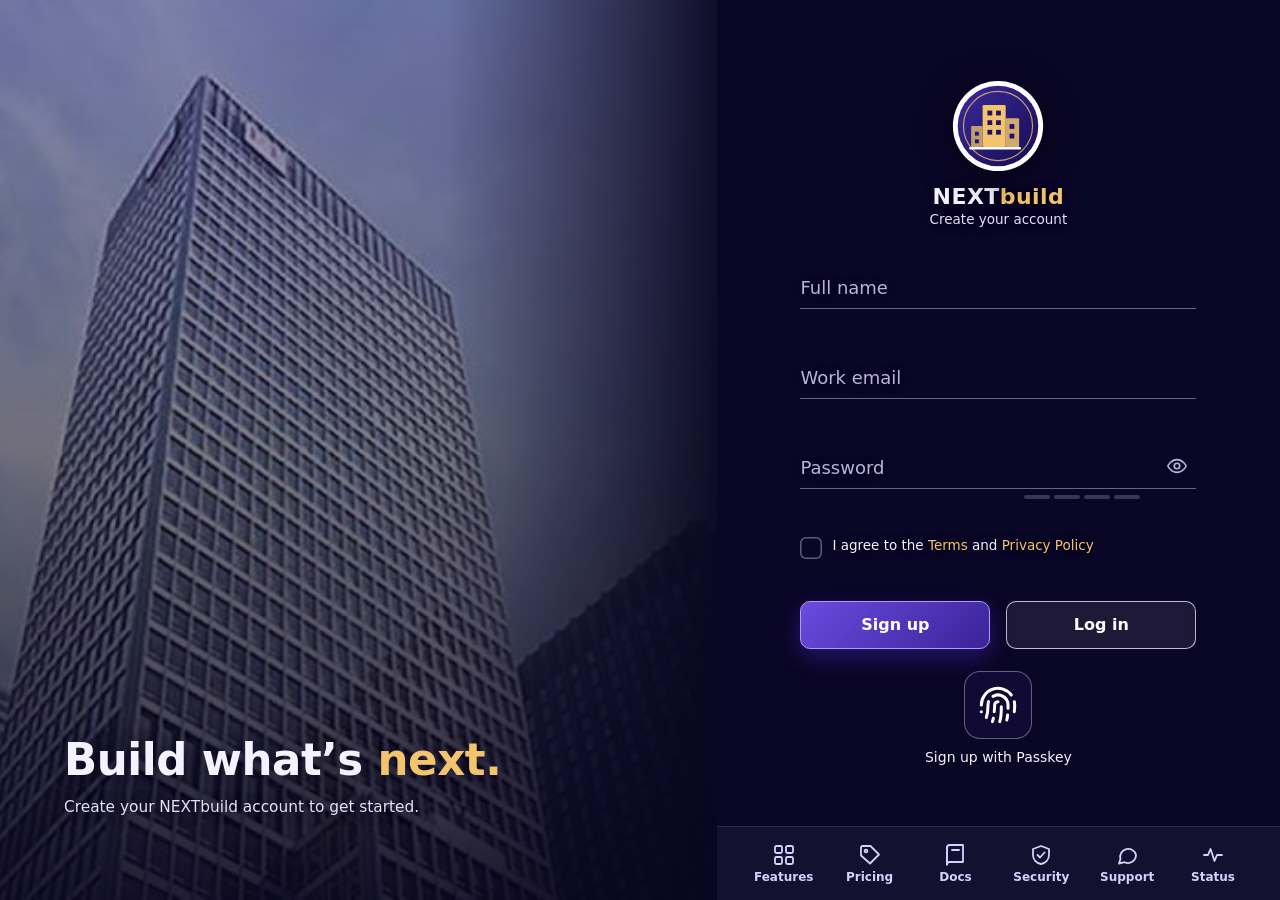
<file: autoforge/templates/signup.html>
<!doctype html>
<html lang="en">
<head>
<meta charset="utf-8">
<meta name="viewport" content="width=device-width, initial-scale=1, viewport-fit=cover">
<meta name="theme-color" content="#0a0626">
<title>Create your account | NEXTbuild</title>
<style>
:root{
  --ink:#0a0626;
  --amber:#f2c46d;
  --amber-soft:#c9a45a;
  --text:#f4f2ff;
  --muted:#b9b4dc;
  --line:rgba(255,255,255,.38);
  --err:#ff9bb0;
  --ok:#7be0a8;
  --violet:#5b3fd1;
  --nav-bg:#f4f1ff;
  --nav-ink:#3a2a8c;
}
*{box-sizing:border-box}
html,body{margin:0;height:100%}
body{
  background:radial-gradient(1200px 600px at 50% -10%,#2a1670 0,#0a0626 60%) #0a0626;
  color:var(--text);
  font-family:system-ui,-apple-system,"Segoe UI",Roboto,"Helvetica Neue",Arial,sans-serif;
  -webkit-font-smoothing:antialiased;
}
/* ---- page shell: phone = full-bleed photo, tablet = card, laptop/desktop = split screen ---- */
.page{position:relative;isolation:isolate;overflow:hidden;min-height:100vh;min-height:100dvh;display:flex;flex-direction:column;background:var(--ink)}
.photo{position:absolute;inset:0;z-index:-2;background:#0a0626 url("[data-uri]") center 18%/cover no-repeat}
.veil{position:absolute;inset:0;z-index:-1;
  background:linear-gradient(180deg,rgba(30,16,95,.34) 0%,rgba(14,8,52,.58) 26%,rgba(8,5,30,.80) 52%,rgba(8,5,30,.90) 78%,rgba(8,5,30,.95) 100%)}
.hero-copy{display:none}
.panel{flex:1;display:flex;flex-direction:column;width:100%;max-width:440px;margin:0 auto}

main{flex:1;padding:44px 28px 20px;display:flex;flex-direction:column}
.brand{display:flex;flex-direction:column;align-items:center;text-align:center}
.logo{width:96px;height:96px;filter:drop-shadow(0 6px 18px rgba(0,0,0,.5))}
.wordmark{margin:10px 0 0;font-size:22px;font-weight:800;letter-spacing:.02em}
.wordmark b{color:var(--amber);font-weight:800}
.tag{margin:2px 0 0;font-size:13.5px;color:#e4e0fa}
.wordmark,.tag{text-shadow:0 1px 10px rgba(5,3,25,.95),0 0 3px rgba(5,3,25,.8)}
.field label,.hint,.terms{text-shadow:0 1px 8px rgba(5,3,25,.9)}

form{margin-top:30px}
.field{position:relative;margin-bottom:16px}
.field input[type=text],.field input[type=email],.field input[type=password]{
  width:100%;padding:22px 44px 8px 0;background:transparent;border:0;border-bottom:1.5px solid var(--line);
  color:var(--text);font:inherit;font-size:18px;outline:none;border-radius:0;
}
.field input::placeholder{color:transparent}
.field label{
  position:absolute;left:0;top:20px;font-size:18px;color:var(--muted);pointer-events:none;
  transform-origin:left top;transition:transform .15s ease,color .15s ease;
}
.field input:focus + label,
.field input:not(:placeholder-shown) + label{transform:translateY(-17px) scale(.74);color:var(--amber)}
.field input:focus{border-bottom-color:var(--amber)}
.field input[aria-invalid=true]{border-bottom-color:var(--err)}
.field input:-webkit-autofill{-webkit-text-fill-color:var(--text);transition:background-color 9999s}
.eye{
  position:absolute;right:0;top:14px;width:38px;height:34px;border:0;background:transparent;color:var(--muted);
  display:grid;place-items:center;cursor:pointer;border-radius:8px;
}
.eye:hover{color:#fff}
.eye .off{display:none}
.eye[aria-pressed=true] .on{display:none}
.eye[aria-pressed=true] .off{display:block}
.hint{min-height:18px;margin:4px 0 0;font-size:12.5px;line-height:1.4;color:var(--muted)}
.hint.error{color:var(--err)}
.meter{display:flex;gap:4px;align-items:center;justify-content:flex-end;margin-top:6px;font-size:12.5px;color:var(--amber)}
.meter i{display:block;width:26px;height:4px;border-radius:2px;background:rgba(255,255,255,.2)}
.meter i.on{background:var(--amber)}
.meter span{margin-left:6px;min-width:46px;text-align:right}

.terms{display:flex;gap:10px;align-items:flex-start;margin:6px 0 4px;font-size:13.5px;color:var(--text)}
.terms input{position:absolute;opacity:0;width:1px;height:1px}
.box{
  flex:none;width:22px;height:22px;border-radius:6px;background:var(--violet);display:grid;place-items:center;color:#fff;
  box-shadow:inset 0 0 0 1.5px rgba(255,255,255,.35);
}
.box svg{opacity:0}
.terms input:checked + .box svg{opacity:1}
.terms input:not(:checked) + .box{background:transparent}
.terms input:focus-visible + .box{outline:2px solid var(--amber);outline-offset:2px}
.terms a{color:var(--amber);text-decoration:none}
.terms a:hover{text-decoration:underline}

.actions{display:grid;grid-template-columns:1fr 1fr;gap:16px;margin-top:20px}
.btn{
  display:grid;place-items:center;height:48px;border-radius:10px;font:inherit;font-size:16px;font-weight:600;
  color:#fff;text-decoration:none;cursor:pointer;border:1.5px solid rgba(255,255,255,.7);background:rgba(255,255,255,.08);
  backdrop-filter:blur(4px);
}
.btn.primary{background:linear-gradient(135deg,#6a4be0,#3b2397);border-color:#a99bff;box-shadow:0 8px 22px rgba(70,40,190,.45)}
.btn:hover{filter:brightness(1.12)}
.btn:focus-visible,.eye:focus-visible,.nav-item:focus-visible{outline:2px solid var(--amber);outline-offset:2px}
.btn[disabled]{opacity:.6;cursor:progress}

.passkey{display:flex;flex-direction:column;align-items:center;margin-top:22px;gap:10px;color:var(--text);font-size:14px}
.passkey button{
  width:68px;height:68px;border-radius:16px;border:1.5px solid rgba(255,255,255,.35);background:rgba(20,14,60,.7);
  color:#fff;display:grid;place-items:center;cursor:pointer;
}
.passkey button:hover{border-color:var(--amber);color:var(--amber)}
.passkey button:focus-visible{outline:2px solid var(--amber);outline-offset:3px}

.sr{position:absolute;width:1px;height:1px;overflow:hidden;clip:rect(0 0 0 0);white-space:nowrap}

nav{display:grid;grid-template-columns:repeat(6,1fr);background:var(--nav-bg);padding:8px 4px calc(8px + env(safe-area-inset-bottom))}
.nav-item{display:flex;flex-direction:column;align-items:center;gap:3px;color:var(--nav-ink);text-decoration:none;font-size:10.5px;font-weight:600;padding:4px 0;border-radius:8px}
.nav-item:hover{background:rgba(58,42,140,.08)}

@media (max-height:700px){main{padding-top:24px}.logo{width:76px;height:76px}form{margin-top:18px}}

/* tablet: centered glass card over the photo */
@media (min-width:600px) and (max-width:1023px){
  .page{justify-content:center;align-items:center;padding:32px 16px}
  .veil{background:linear-gradient(180deg,rgba(30,16,95,.45),rgba(8,5,30,.80))}
  .panel{flex:none;border-radius:26px;overflow:hidden;background:rgba(8,5,30,.64);
    -webkit-backdrop-filter:blur(14px);backdrop-filter:blur(14px);
    border:1px solid rgba(255,255,255,.12);box-shadow:0 30px 80px rgba(0,0,0,.5)}
  main{flex:none;padding-top:36px}
}

/* laptop / desktop: photo on the left, form on the right */
@media (min-width:1024px){
  .page{flex-direction:row}
  .photo,.veil{right:auto;width:56%}
  .photo{background-position:center 30%}
  .veil{background:
    linear-gradient(90deg,rgba(8,5,30,0) 62%,rgba(8,5,30,.92) 100%),
    linear-gradient(180deg,rgba(30,16,95,.38) 0%,rgba(8,5,30,.50) 50%,rgba(8,5,30,.90) 100%)}
  .hero-copy{display:block;position:absolute;left:clamp(40px,5vw,88px);bottom:clamp(48px,9vh,104px);width:calc(56% - clamp(80px,10vw,176px));max-width:520px}
  .hero-copy h2{margin:0 0 12px;font-size:clamp(34px,3.4vw,52px);line-height:1.08;font-weight:800;letter-spacing:-.01em;text-shadow:0 2px 24px rgba(5,3,25,.8)}
  .hero-copy h2 b{color:var(--amber)}
  .hero-copy p{margin:0;font-size:clamp(15px,1.2vw,18px);line-height:1.5;color:#e4e0fa;text-shadow:0 1px 14px rgba(5,3,25,.9)}
  .panel{width:44%;max-width:none;margin:0 0 0 56%;background:var(--ink)}
  main{justify-content:center;max-width:460px;width:100%;margin:0 auto;padding:40px 32px 24px}
  nav{background:rgba(255,255,255,.04);border-top:1px solid rgba(255,255,255,.1);padding:12px 24px}
  .nav-item{color:#d6d0ff;font-size:12px}
  .nav-item:hover{background:rgba(255,255,255,.08);color:#fff}
}
@media (min-width:1024px) and (max-height:860px){
  .logo{width:72px;height:72px}.wordmark{font-size:20px}form{margin-top:14px}.field{margin-bottom:8px}.passkey{margin-top:12px}
}
</style>
</head>
<body>
<div class="page">
<div class="photo" aria-hidden="true"></div>
<div class="veil" aria-hidden="true"></div>

<aside class="hero-copy">
  <h2>Build what&rsquo;s <b>next.</b></h2>
  <p>Create your NEXTbuild account to get started.</p>
</aside>

<div class="panel">
<main>
  <header class="brand">
    
<svg class="logo" viewBox="0 0 100 100" role="img" aria-label="NEXTbuild logo">
  <defs>
    <linearGradient id="lg" x1="0" y1="0" x2="1" y2="1">
      <stop offset="0" stop-color="#3b2a9c"/><stop offset="1" stop-color="#150c52"/>
    </linearGradient>
  </defs>
  <circle cx="50" cy="50" r="47" fill="#fff"/>
  <circle cx="50" cy="50" r="42" fill="url(#lg)"/>
  <circle cx="50" cy="50" r="36" fill="none" stroke="#f2c46d" stroke-width="1.2" opacity="0.8"/>
  <rect x="22" y="50" width="12" height="22" rx="1" fill="#f2c46d" opacity="0.75"/>
  <rect x="34" y="28" width="24" height="44" rx="1.5" fill="#f2c46d"/>
  <rect x="58" y="42" width="14" height="30" rx="1" fill="#f2c46d" opacity="0.85"/>
  <g fill="#1d1170">
    <rect x="39" y="34" width="5" height="5"/><rect x="48" y="34" width="5" height="5"/>
    <rect x="39" y="44" width="5" height="5"/><rect x="48" y="44" width="5" height="5"/>
    <rect x="39" y="54" width="5" height="5"/><rect x="48" y="54" width="5" height="5"/>
    <rect x="62" y="48" width="5" height="5"/><rect x="62" y="58" width="5" height="5"/>
    <rect x="26" y="56" width="4" height="4"/><rect x="26" y="64" width="4" height="4"/>
  </g>
  <rect x="20" y="72" width="54" height="2.5" rx="1" fill="#fff"/>
</svg>

    <h1 class="wordmark">NEXT<b>build</b></h1>
    <p class="tag">Create your account</p>
  </header>

  <form id="signup" method="post" action="/signup" novalidate>
    <div class="field">
      <input id="name" name="name" type="text" placeholder=" " autocomplete="name" required aria-describedby="name-msg">
      <label for="name">Full name</label>
      <p class="hint" id="name-msg" aria-live="polite"></p>
    </div>

    <div class="field">
      <input id="email" name="email" type="email" placeholder=" " autocomplete="email" inputmode="email" required aria-describedby="email-msg">
      <label for="email">Work email</label>
      <p class="hint" id="email-msg" aria-live="polite"></p>
    </div>

    <div class="field">
      <input id="password" name="password" type="password" placeholder=" " autocomplete="new-password" required minlength="8" aria-describedby="pw-msg">
      <label for="password">Password</label>
      <button class="eye" type="button" id="toggle" aria-label="Show password" aria-pressed="false">
        <span class="on"><svg class="" width="22" height="22" viewBox="0 0 24 24" fill="none" stroke="currentColor" stroke-width="1.8" stroke-linecap="round" stroke-linejoin="round" aria-hidden="true" focusable="false"><path d="M2 12s3.5-7 10-7 10 7 10 7-3.5 7-10 7S2 12 2 12z"/><circle cx="12" cy="12" r="3"/></svg></span><span class="off"><svg class="" width="22" height="22" viewBox="0 0 24 24" fill="none" stroke="currentColor" stroke-width="1.8" stroke-linecap="round" stroke-linejoin="round" aria-hidden="true" focusable="false"><path d="M2 12s3.5-7 10-7 10 7 10 7-3.5 7-10 7S2 12 2 12z"/><circle cx="12" cy="12" r="3"/><path d="M3 3l18 18"/></svg></span>
      </button>
      <div class="meter" aria-hidden="true"><i></i><i></i><i></i><i></i><span id="pw-label"></span></div>
      <p class="hint" id="pw-msg" aria-live="polite"></p>
    </div>

    <label class="terms">
      <input id="terms" name="terms" type="checkbox" required>
      <span class="box"><svg class="" width="16" height="16" viewBox="0 0 24 24" fill="none" stroke="currentColor" stroke-width="1.8" stroke-linecap="round" stroke-linejoin="round" aria-hidden="true" focusable="false"><path d="M5 12.5l4.5 4.5L19 7.5"/></svg></span>
      <span>I agree to the <a href="/terms">Terms</a> and <a href="/privacy">Privacy Policy</a></span>
    </label>
    <p class="hint" id="terms-msg" aria-live="polite"></p>

    <div class="actions">
      <button class="btn primary" type="submit" id="submit">Sign up</button>
      <a class="btn" href="/login">Log in</a>
    </div>
  </form>

  <div class="passkey">
    <button type="button" id="passkey" aria-label="Sign up with a passkey"><svg class="" width="40" height="40" viewBox="0 0 24 24" fill="none" stroke="currentColor" stroke-width="1.8" stroke-linecap="round" stroke-linejoin="round" aria-hidden="true" focusable="false"><path d="M12 10a2 2 0 0 0-2 2c0 1.02-.1 2.51-.26 4"/><path d="M14 13.12c0 2.38 0 6.38-1 8.88"/><path d="M17.29 21.02c.12-.6.43-2.3.5-3.02"/><path d="M2 12a10 10 0 0 1 18-6"/><path d="M2 16h.01"/><path d="M21.8 16c.2-2 .131-5.354 0-6"/><path d="M5 19.5C5.5 18 6 15 6 12a6 6 0 0 1 .34-2"/><path d="M8.65 22c.21-.66.45-1.32.57-2"/><path d="M9 6.8a6 6 0 0 1 9 5.2v2"/></svg></button>
    <span>Sign up with Passkey</span>
  </div>
</main>

<nav aria-label="Product">
<a class="nav-item" href="#features"><svg class="" width="24" height="24" viewBox="0 0 24 24" fill="none" stroke="currentColor" stroke-width="1.8" stroke-linecap="round" stroke-linejoin="round" aria-hidden="true" focusable="false"><rect x="3" y="3" width="7" height="7" rx="1.5"/><rect x="14" y="3" width="7" height="7" rx="1.5"/><rect x="3" y="14" width="7" height="7" rx="1.5"/><rect x="14" y="14" width="7" height="7" rx="1.5"/></svg><span>Features</span></a>
<a class="nav-item" href="#pricing"><svg class="" width="24" height="24" viewBox="0 0 24 24" fill="none" stroke="currentColor" stroke-width="1.8" stroke-linecap="round" stroke-linejoin="round" aria-hidden="true" focusable="false"><path d="M3 12.5V4.5A1.5 1.5 0 0 1 4.5 3h8l8.5 8.5-9 9z"/><circle cx="8" cy="8" r="1.4"/></svg><span>Pricing</span></a>
<a class="nav-item" href="#docs"><svg class="" width="24" height="24" viewBox="0 0 24 24" fill="none" stroke="currentColor" stroke-width="1.8" stroke-linecap="round" stroke-linejoin="round" aria-hidden="true" focusable="false"><path d="M4 4.5A2.5 2.5 0 0 1 6.5 2H20v17H6.5A2.5 2.5 0 0 0 4 21.5z"/><path d="M4 21.5V4.5"/><path d="M9 7h7"/></svg><span>Docs</span></a>
<a class="nav-item" href="#security"><svg class="" width="24" height="24" viewBox="0 0 24 24" fill="none" stroke="currentColor" stroke-width="1.8" stroke-linecap="round" stroke-linejoin="round" aria-hidden="true" focusable="false"><path d="M12 3l8 3v6c0 4.5-3.2 8-8 9-4.8-1-8-4.5-8-9V6z"/><path d="M8.5 12l2.5 2.5 4.5-5"/></svg><span>Security</span></a>
<a class="nav-item" href="#support"><svg class="" width="24" height="24" viewBox="0 0 24 24" fill="none" stroke="currentColor" stroke-width="1.8" stroke-linecap="round" stroke-linejoin="round" aria-hidden="true" focusable="false"><path d="M21 12a8 8 0 0 1-11.5 7.2L4 20.5l1.4-4.6A8 8 0 1 1 21 12z"/></svg><span>Support</span></a>
<a class="nav-item" href="#status"><svg class="" width="24" height="24" viewBox="0 0 24 24" fill="none" stroke="currentColor" stroke-width="1.8" stroke-linecap="round" stroke-linejoin="round" aria-hidden="true" focusable="false"><path d="M3 12h4l2.5-6 4 12 2.5-6H21"/></svg><span>Status</span></a>
</nav>
</div>
</div>

<script>
(function () {
  var form = document.getElementById('signup');
  var pw = document.getElementById('password');
  var toggle = document.getElementById('toggle');
  var bars = document.querySelectorAll('.meter i');
  var label = document.getElementById('pw-label');

  toggle.addEventListener('click', function () {
    var show = pw.type === 'password';
    pw.type = show ? 'text' : 'password';
    toggle.setAttribute('aria-pressed', String(show));
    toggle.setAttribute('aria-label', show ? 'Hide password' : 'Show password');
  });

  function score(v) {
    var s = 0;
    if (v.length >= 8) s++;
    if (/[A-Z]/.test(v) && /[a-z]/.test(v)) s++;
    if (/[0-9]/.test(v)) s++;
    if (/[^A-Za-z0-9]/.test(v) || v.length >= 14) s++;
    return v ? Math.max(s, 1) : 0;
  }
  pw.addEventListener('input', function () {
    var s = score(pw.value);
    for (var i = 0; i < bars.length; i++) bars[i].className = i < s ? 'on' : '';
    label.textContent = ['', 'Weak', 'Fair', 'Good', 'Strong'][s];
  });

  function setMsg(id, input, text) {
    var el = document.getElementById(id);
    el.textContent = text;
    el.className = 'hint' + (text ? ' error' : '');
    if (input) input.setAttribute('aria-invalid', text ? 'true' : 'false');
    return !text;
  }

  var msgFor = { name: 'name-msg', email: 'email-msg', password: 'pw-msg', terms: 'terms-msg' };
  form.addEventListener('input', function (e) {
    var id = msgFor[e.target.name];
    if (id) setMsg(id, e.target.name === 'terms' ? null : e.target, '');
  });

  form.addEventListener('submit', function (e) {
    var name = form.elements.name, email = form.elements.email, terms = form.elements.terms;
    var checks = [
      [setMsg('name-msg', name, name.value.trim() ? '' : 'Please enter your full name.'), name],
      [setMsg('email-msg', email, /^[^\s@]+@[^\s@]+\.[^\s@]{2,}$/.test(email.value.trim()) ? '' : 'Enter a valid work email.'), email],
      [setMsg('pw-msg', pw, pw.value.length >= 8 ? '' : 'Use at least 8 characters.'), pw],
      [setMsg('terms-msg', null, terms.checked ? '' : 'Please accept the terms to continue.'), terms]
    ];
    for (var i = 0; i < checks.length; i++) {
      if (!checks[i][0]) { e.preventDefault(); checks[i][1].focus(); return; }
    }
    document.getElementById('submit').disabled = true;
  });

  document.getElementById('passkey').addEventListener('click', function () {
    if (!window.PublicKeyCredential) {
      setMsg('terms-msg', null, 'Passkeys are not supported on this device.');
    }
    /* Hook your WebAuthn registration flow here. */
  });
})();
</script>
</body>
</html>
</file>
